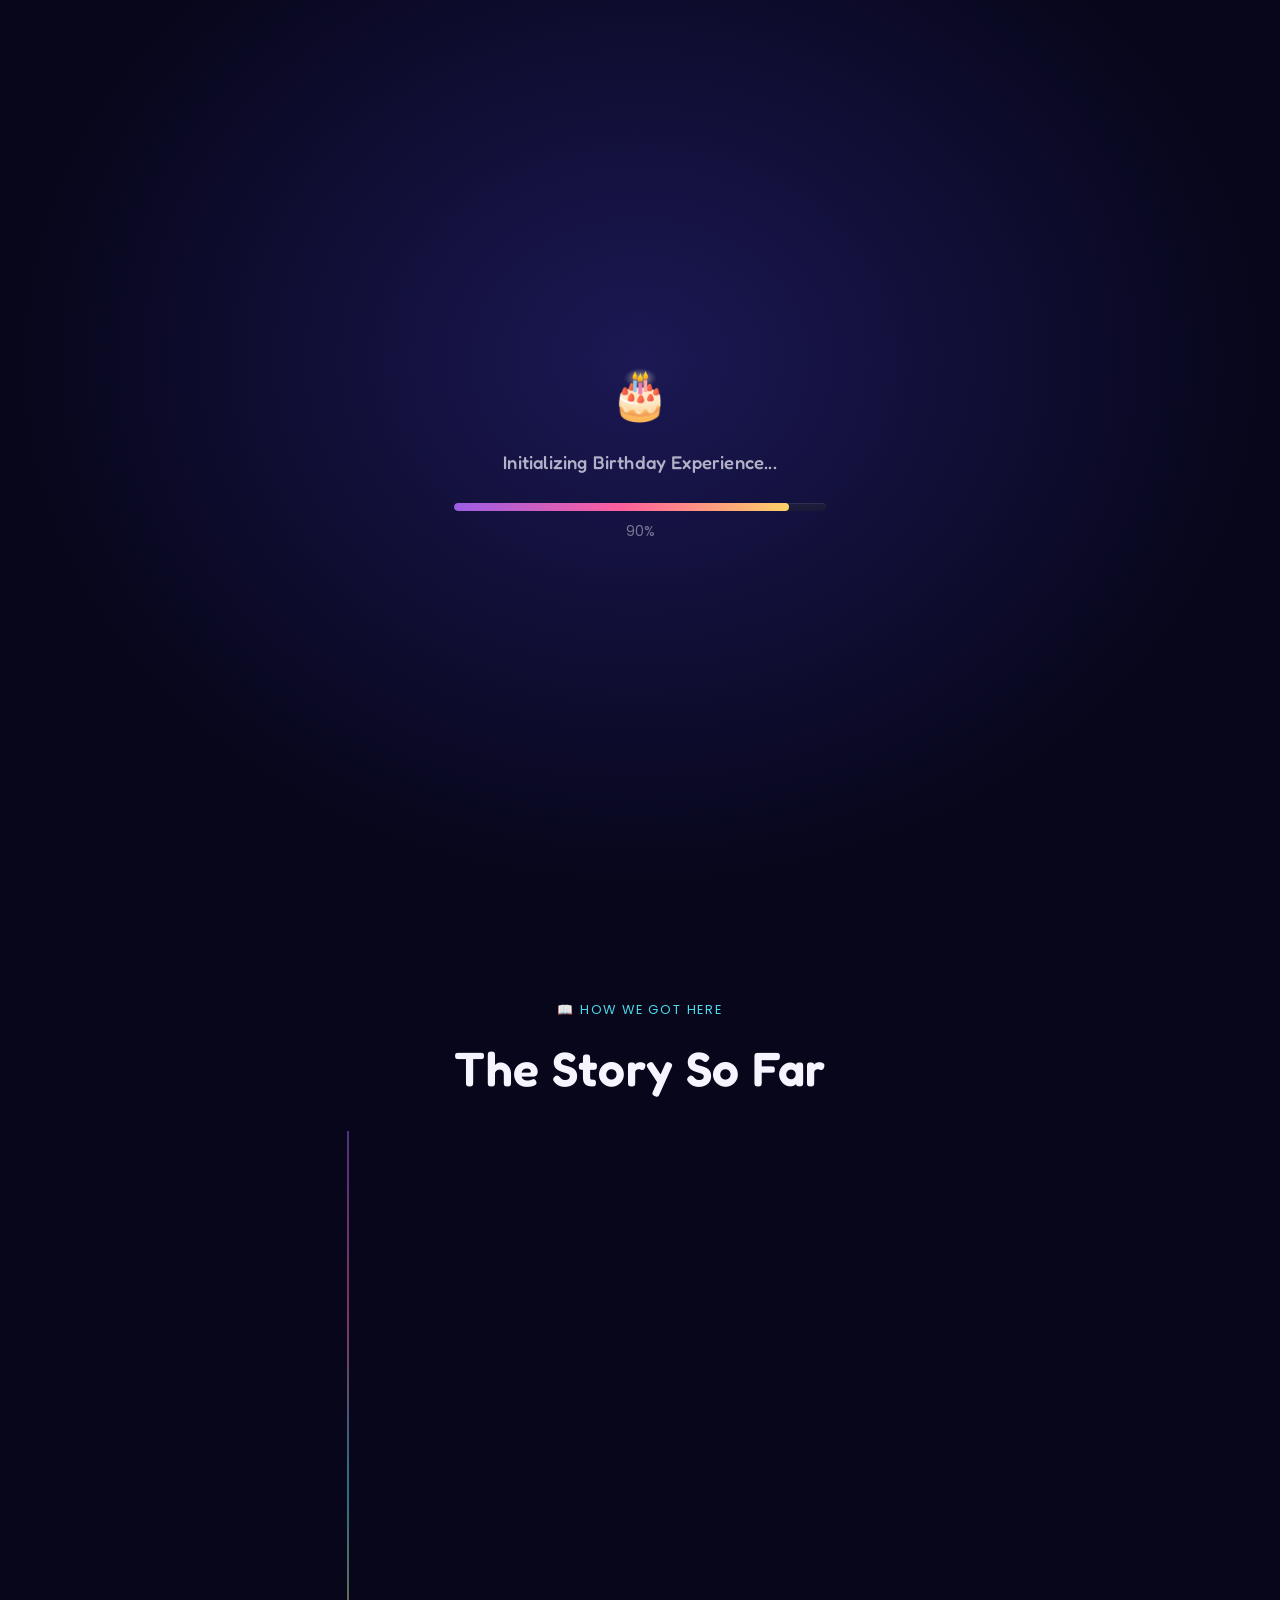
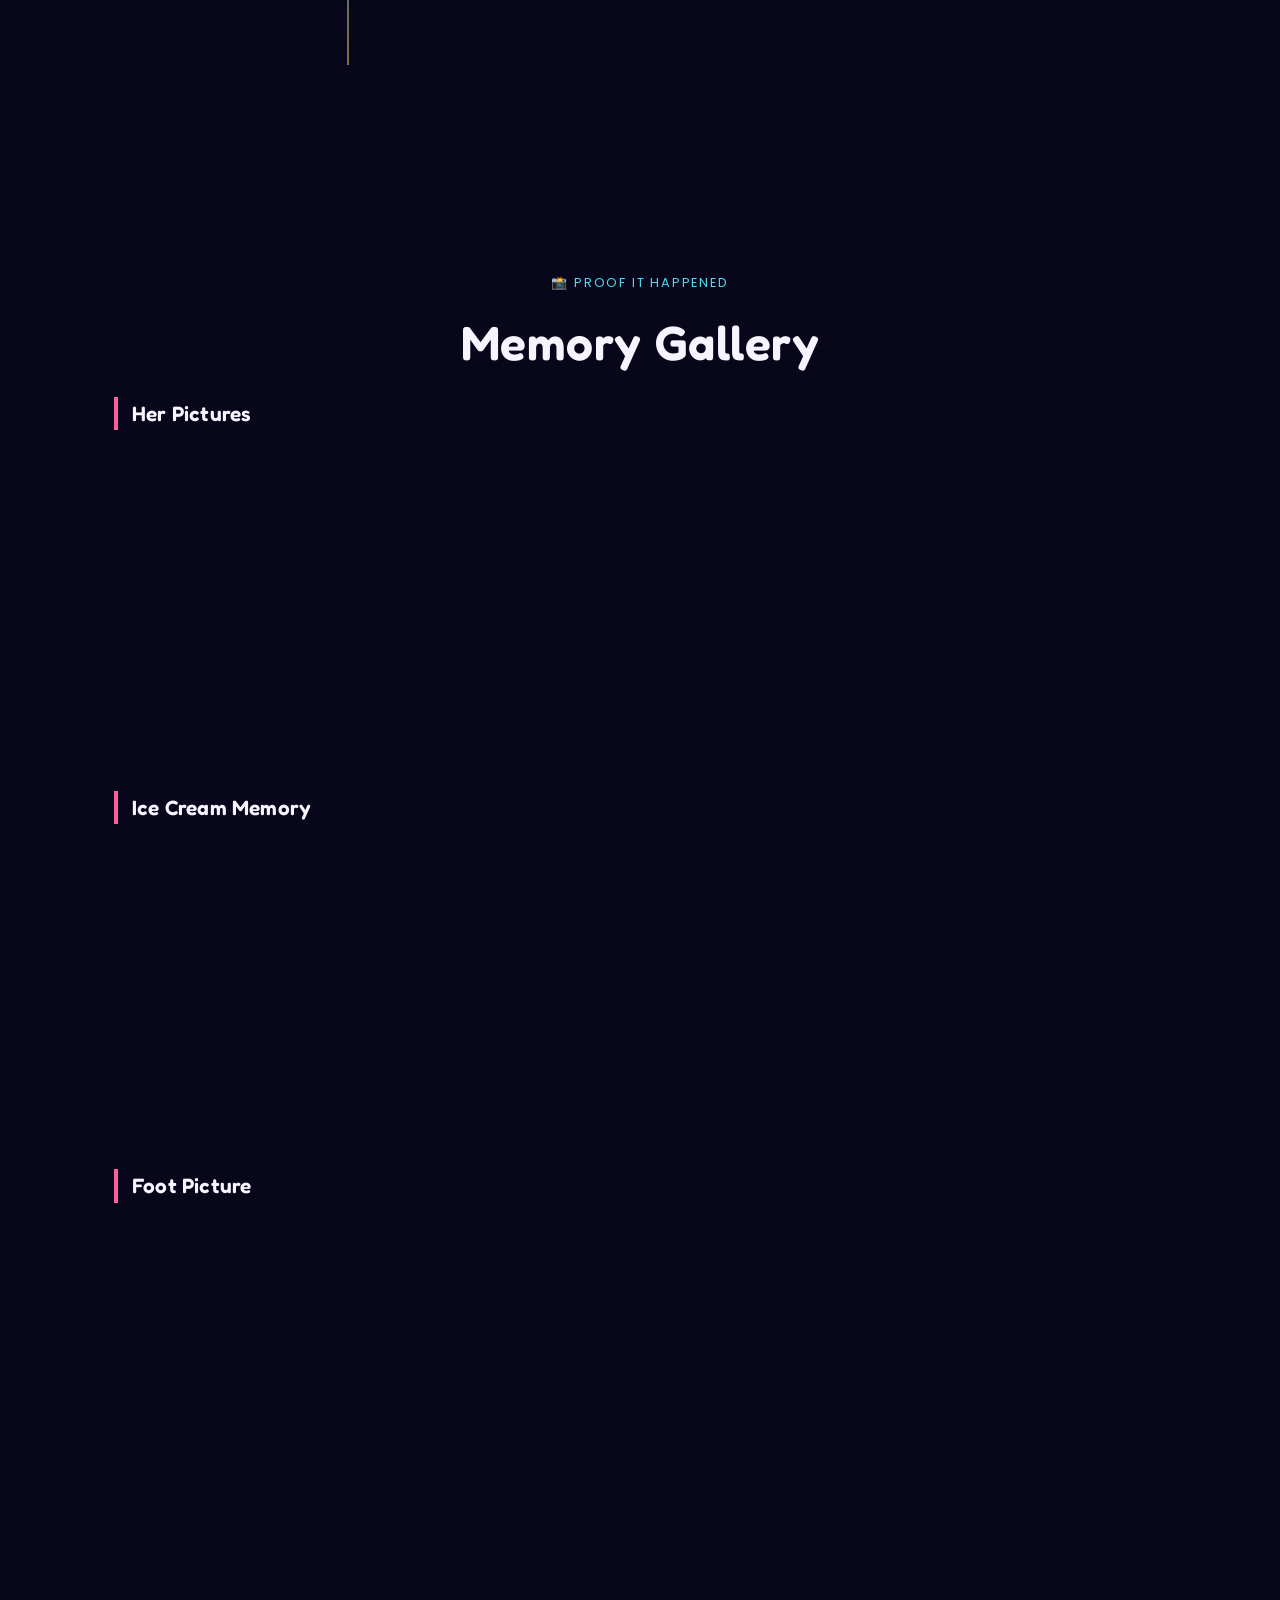
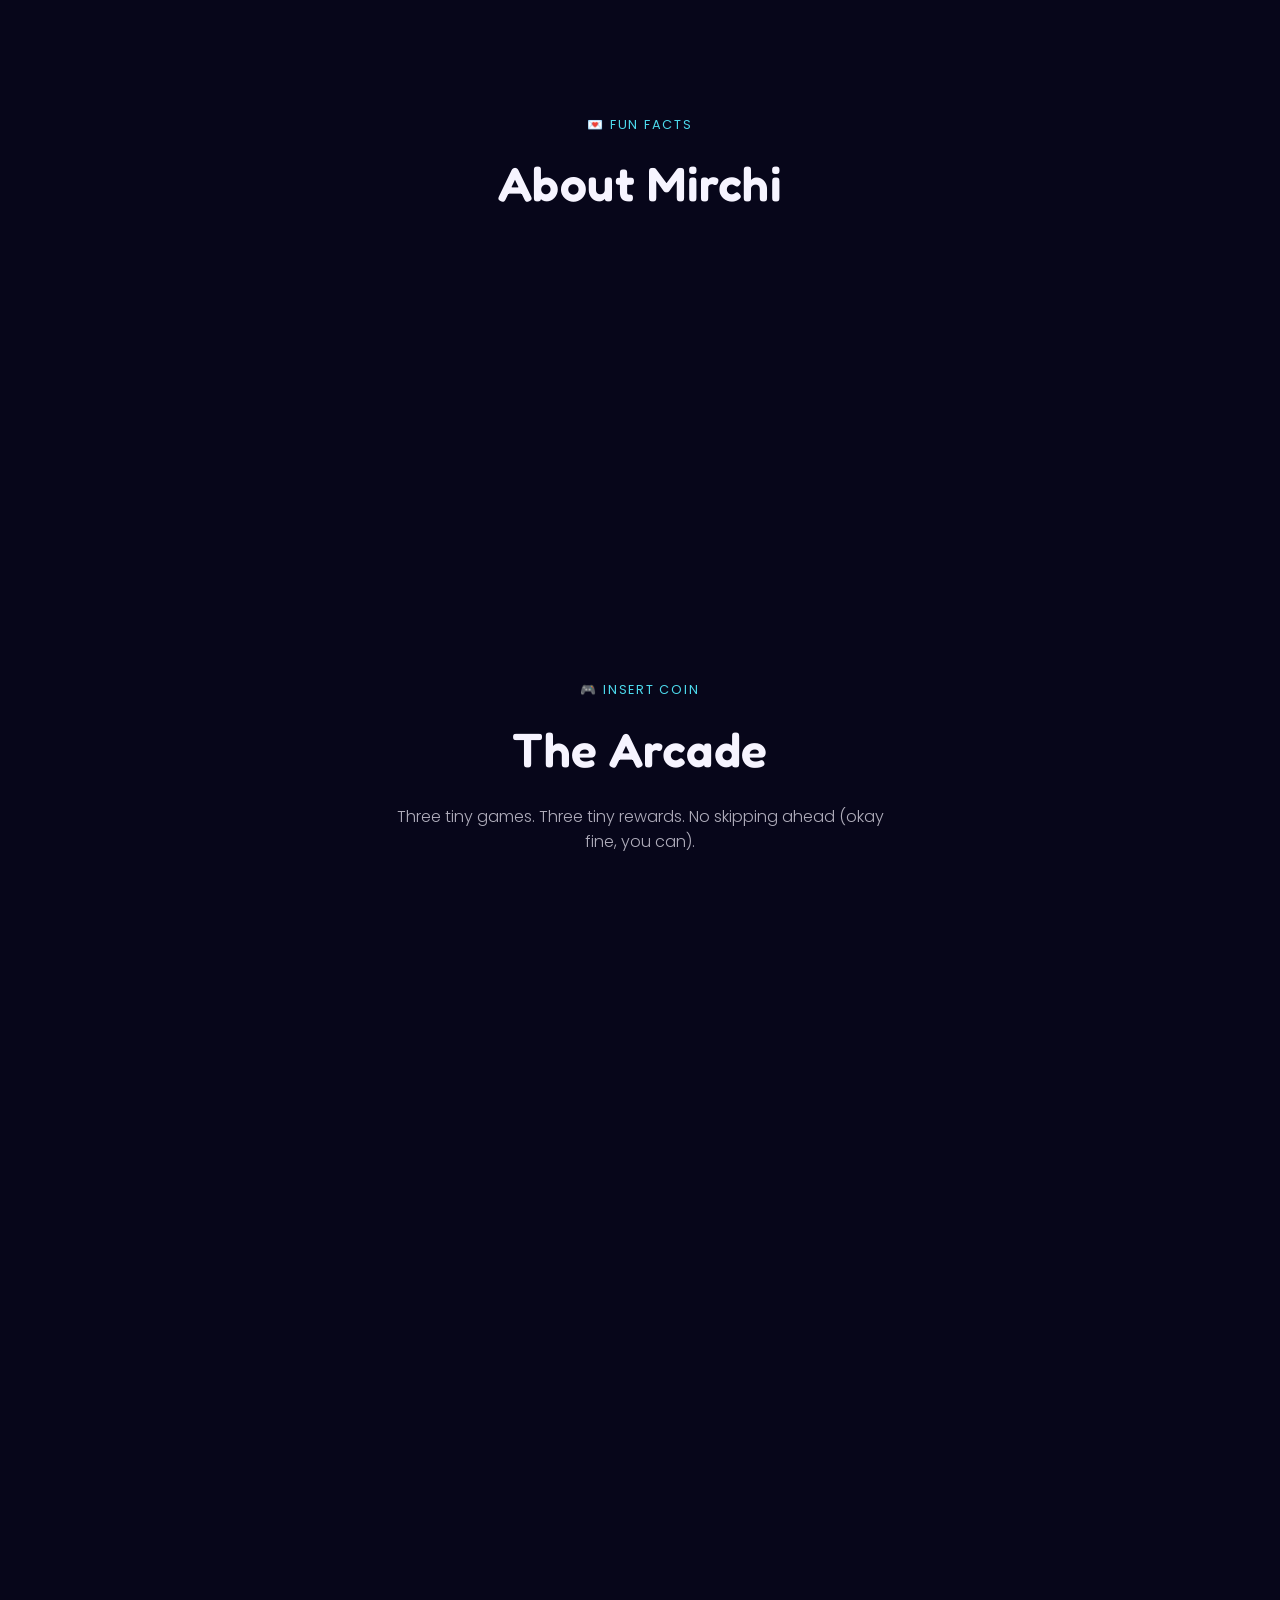
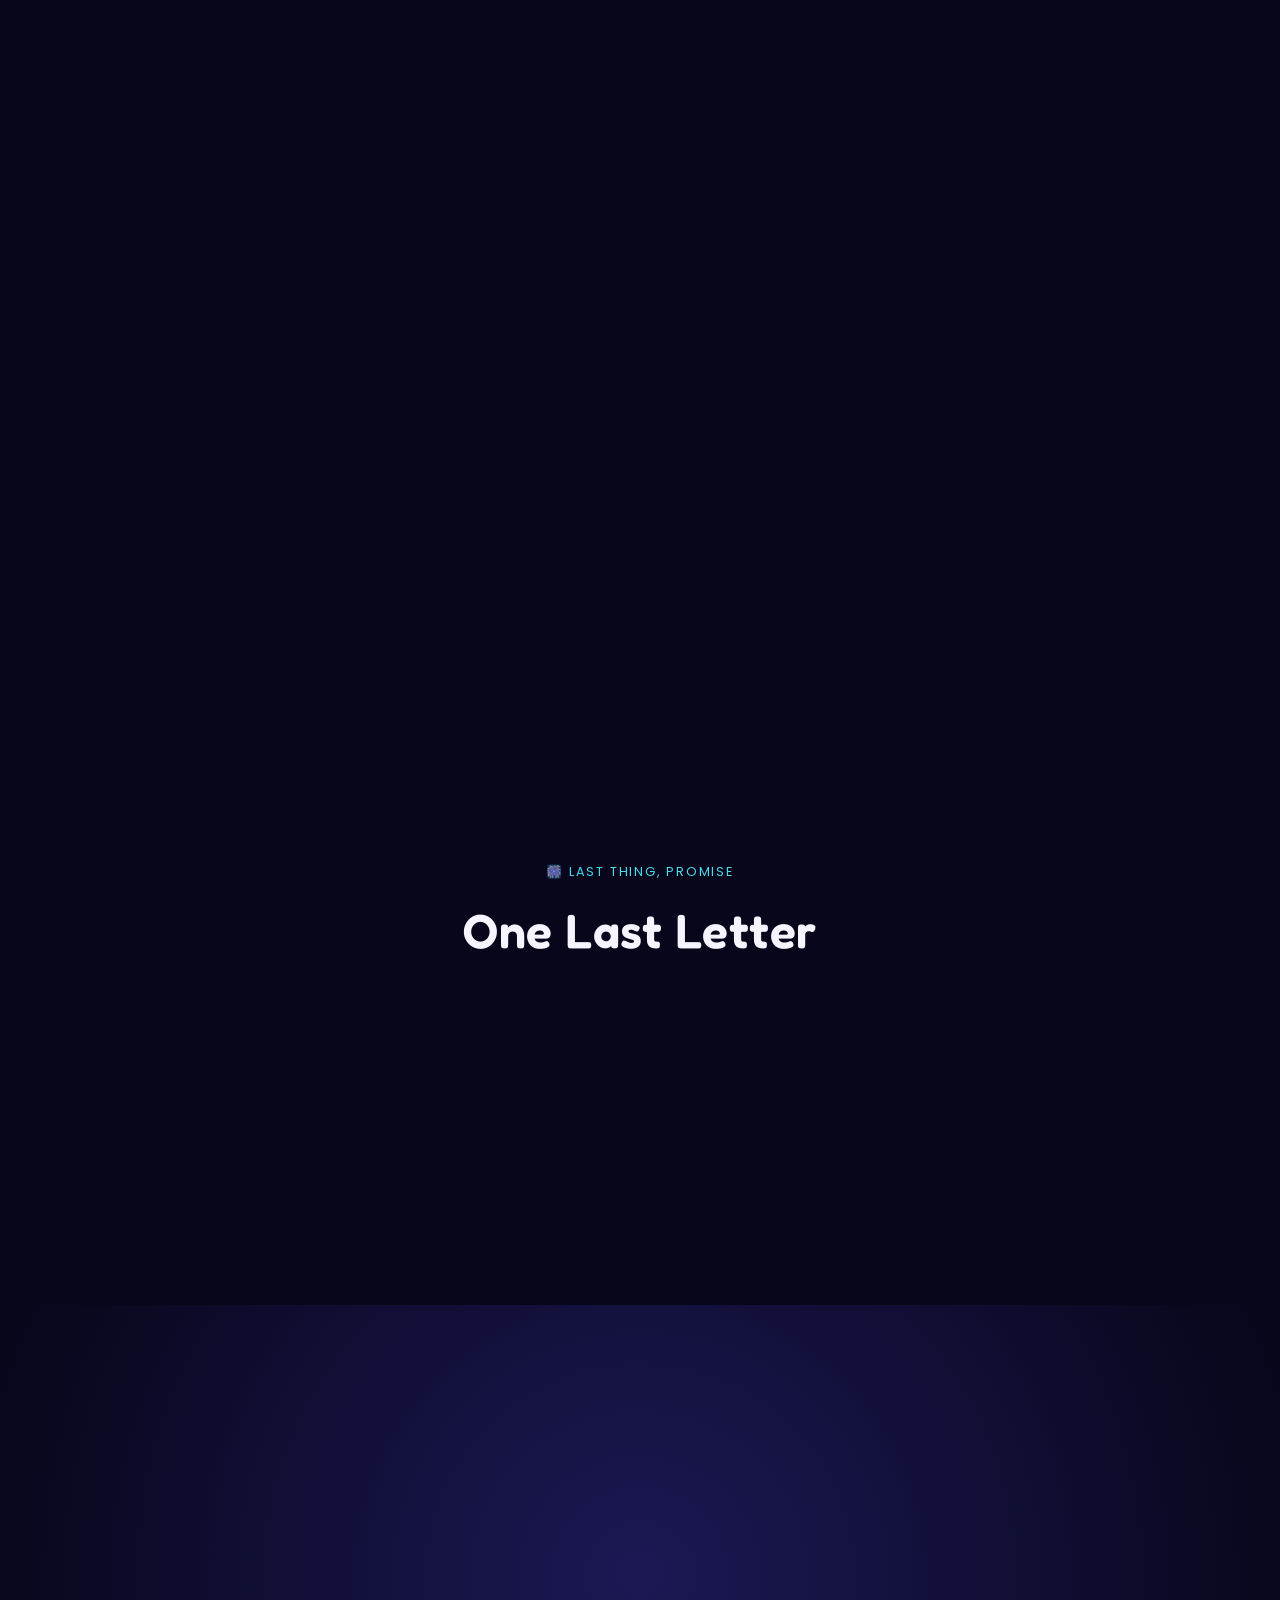
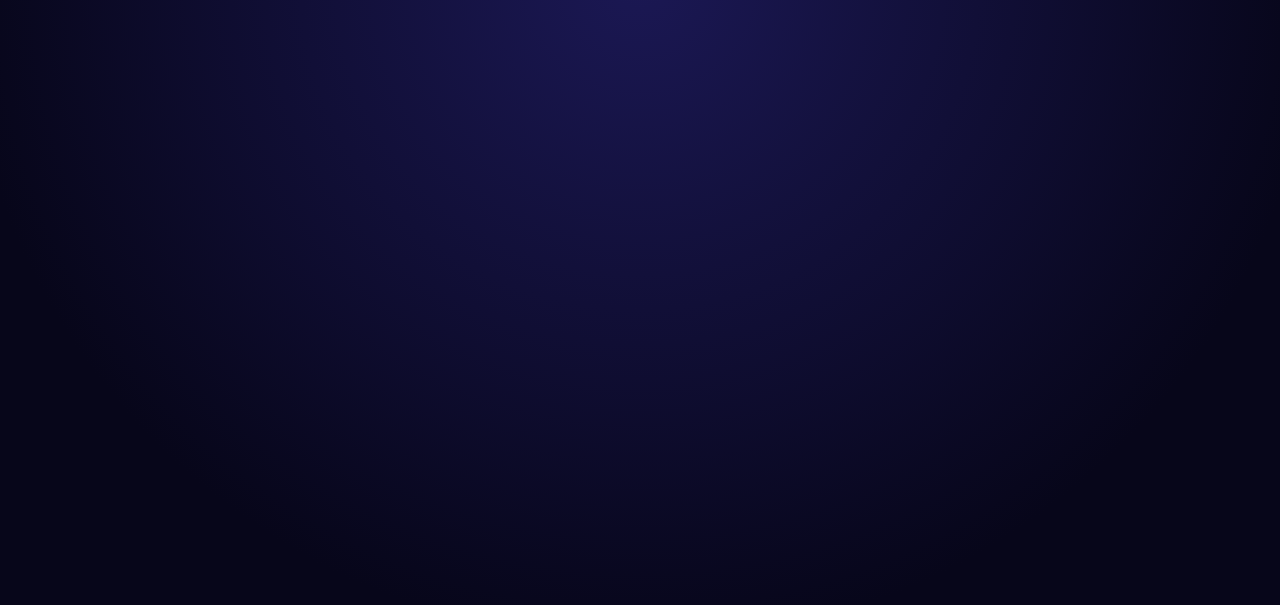
<file: index.html>
<!DOCTYPE html>
<html lang="en">
<head>
<meta charset="UTF-8">
<meta name="viewport" content="width=device-width, initial-scale=1.0, viewport-fit=cover">
<title>Happy Birthday Siya 🎉</title>
<meta name="description" content="A birthday adventure — memories, games, and one very funny surprise.">

<!-- Fonts: Fredoka (playful display) + Poppins (body/UI) -->
<link rel="preconnect" href="https://fonts.googleapis.com">
<link rel="preconnect" href="https://fonts.gstatic.com" crossorigin>
<link href="https://fonts.googleapis.com/css2?family=Fredoka:wght@400;500;600;700&family=Poppins:wght@300;400;500;600;700;800&display=swap" rel="stylesheet">

<link rel="stylesheet" href="style.css">
</head>
<body>

<!-- ============================================================
     AUDIO — background music, does not autoplay (started on Begin Journey)
     ============================================================ -->
<audio id="bg-music" loop preload="auto">
  <source src="ilahi.mp3" type="audio/mpeg">
</audio>

<!-- ============================================================
     FX CANVAS — shared layer for confetti / fireworks / particle text
     ============================================================ -->
<canvas id="fx-canvas" aria-hidden="true"></canvas>

<!-- Toast notifications (achievement unlocks etc.) -->
<div id="toast-container" aria-live="polite"></div>

<!-- ============================================================
     LOADING SCREEN
     ============================================================ -->
<div id="loading-screen">
  <div class="loading-star-field" id="loading-star-field"></div>
  <div class="loading-particles" id="loading-particles"></div>
  <div class="loading-content">
    <div class="loading-emoji">🎂</div>
    <h1 class="loading-title">Initializing Birthday Experience<span class="loading-dots"><span>.</span><span>.</span><span>.</span></span></h1>
    <div class="progress-bar-track">
      <div class="progress-bar-fill" id="progress-bar-fill"></div>
    </div>
    <p class="loading-percent" id="loading-percent">0%</p>
  </div>
</div>

<!-- ============================================================
     PERSISTENT EASTER EGGS
     ============================================================ -->
<button id="hidden-hippo" class="hidden-hippo" aria-label="???" title="">🦛</button>
<button id="easter-cake" class="easter-cake" aria-label="A curious floating cake" title="">🎂</button>

<!-- ============================================================
     FLOATING MUSIC PLAYER (revealed once journey begins)
     ============================================================ -->
<div id="music-player" class="music-player glass" aria-hidden="true">
  <div class="music-disc" id="music-disc" aria-hidden="true">💿</div>
  <button id="music-toggle" class="music-btn" aria-label="Play or pause music">
    <span id="music-icon">▶️</span>
  </button>
  <button id="music-mute" class="music-btn" aria-label="Mute or unmute music">
    <span id="mute-icon">🔊</span>
  </button>
  <input type="range" id="music-volume" class="music-volume" min="0" max="100" value="60" aria-label="Music volume">
</div>

<main id="main-content">

  <!-- ============================================================
       HERO
       ============================================================ -->
  <section id="hero" class="hero">
    <div class="hero-star-field" id="hero-star-field"></div>
    <div class="hero-balloons" id="hero-balloons"></div>

    <div class="hero-content">
      <p class="hero-eyebrow">🎉 A Birthday Adventure Is Loaded 🎉</p>
      <h1 class="hero-heading">Happy Birthday <span class="gradient-text">Siya</span></h1>
      <p class="hero-subtitle">
        This isn't just a website.<br>
        It's a collection of memories, games, laughs,<br>
        and one very funny surprise.
      </p>
      <button id="begin-journey-btn" class="btn-glow">
        <span>Begin Journey</span>
        <span class="arrow">→</span>
      </button>
    </div>

    <div class="scroll-hint" aria-hidden="true">
      <span>scroll</span>
      <div class="scroll-line"></div>
    </div>
  </section>

  <!-- ============================================================
       STORY TIMELINE
       ============================================================ -->
  <section id="timeline" class="section-block">
    <p class="section-eyebrow">📖 how we got here</p>
    <h2 class="section-title">The Story So Far</h2>

    <div class="timeline">
      <div class="timeline-rail" aria-hidden="true"></div>

      <div class="timeline-item reveal" data-index="0">
        <div class="timeline-node">🏫</div>
        <div class="timeline-card glass">
          <h3>10th Class</h3>
          <p>This was the first time I saw you.</p>
        </div>
      </div>

      <div class="timeline-item reveal" data-index="1">
        <div class="timeline-node">📚</div>
        <div class="timeline-card glass">
          <h3>11th Class</h3>
          <p>This was the year we actually started talking.</p>
        </div>
      </div>

      <div class="timeline-item reveal" data-index="2">
        <div class="timeline-node">😂</div>
        <div class="timeline-card glass">
          <h3>🍦 Ice Cream Days</h3>
          <p>from CDLU shoping complex</p>
        </div>
      </div>

      <div class="timeline-item reveal" data-index="3">
        <div class="timeline-node">🎂</div>
        <div class="timeline-card glass">
          <h3>17 July</h3>
          <p>Today is all about you.</p>
        </div>
      </div>
    </div>
  </section>

  <!-- ============================================================
       MEMORY GALLERY
       ============================================================ -->
  <section id="gallery" class="section-block">
    <p class="section-eyebrow">📸 proof it happened</p>
    <h2 class="section-title">Memory Gallery</h2>

    <!-- Category 1: Her Pictures -->
    <div class="gallery-category">
      <h3 class="gallery-category-title">Her Pictures</h3>
      <div class="gallery-grid">
        <figure class="gallery-item reveal">
          <div class="gallery-frame">
            <img src="8.jpeg" alt="A favorite picture of Siya" loading="lazy">
            <div class="img-placeholder"><span>🖼️</span><small>photo1.jpg</small></div>
          </div>
          <figcaption>One of my favorite pictures.</figcaption>
        </figure>
        <figure class="gallery-item reveal">
          <div class="gallery-frame">
            <img src="5.jpeg" alt="A picture of Siya smiling" loading="lazy">
            <div class="img-placeholder"><span>🖼️</span><small>photo2.jpg</small></div>
          </div>
          <figcaption>This smile deserved a place here.</figcaption>
        </figure>
        <figure class="gallery-item reveal">
          <div class="gallery-frame">
            <img src="4.jpeg" class="tilt" alt="A candid picture of Siya" loading="lazy">
            <div class="img-placeholder"><span>🖼️</span><small>photo3.jpg</small></div>
          </div>
          <figcaption>Still one of my favorite clicks.</figcaption>
        </figure>
        <figure class="gallery-item reveal">
          <div class="gallery-frame">
            <img src="WhatsApp Image 2026-06-30 at 18.30.54.jpeg" alt="A picture of Siya" loading="lazy">
            <div class="img-placeholder"><span>🖼️</span><small>photo4.jpg</small></div>
          </div>
          <figcaption>Couldn't leave this one out.</figcaption>
        </figure>
      </div>
    </div>

    <!-- Category 2: Ice Cream Memory -->
    <div class="gallery-category">
      <h3 class="gallery-category-title">Ice Cream Memory</h3>
      <div class="gallery-grid gallery-grid-single">
        <figure class="gallery-item reveal">
          <div class="gallery-frame">
            <img src="3.jpeg" alt="The gang getting ice cream" loading="lazy">
            <div class="img-placeholder"><span>🍦</span><small>icecream.jpg</small></div>
          </div>
          <figcaption>One ice cream.<br>One gang.<br>One good memory. 🍦</figcaption>
        </figure>
      </div>
    </div>

    <!-- Category 3: Foot Picture -->
    <div class="gallery-category">
      <h3 class="gallery-category-title">Foot Picture</h3>
      <div class="gallery-grid gallery-grid-single">
        <figure class="gallery-item reveal">
          <div class="gallery-frame">
            <img src="7.jpeg" alt="An unexplainable picture of a foot" loading="lazy">
            <div class="img-placeholder"><span>🦶</span><small>foot.jpg</small></div>
          </div>
          <figcaption>Still don't know why we clicked this...<br>But it's part of the memories now 😂</figcaption>
        </figure>
      </div>
    </div>
  </section>

  <!-- ============================================================
       MEMORY NOTES
       ============================================================ -->
  <section id="notes" class="section-block">
    <p class="section-eyebrow">💌 Fun Facts </p>
    <h2 class="section-title">About Mirchi</h2>

    <div class="notes-grid">
      <div class="note-card glass reveal">
        <span class="note-quote-mark">"</span>
        <p>😴 Professional Sleeper</p>
      </div>
      <div class="note-card glass reveal">
        <span class="note-quote-mark">"</span>
        <p>🍦 Ice Cream Approved</p>
      </div>
      <div class="note-card glass reveal">
        <span class="note-quote-mark">"</span>
        <p>😂 Always Creates Memories</p>
      </div>
      <div class="note-card glass reveal">
        <span class="note-quote-mark">"</span>
        <p>💖 One of My Favorite Humans</p>
      </div>
      <div class="note-card glass reveal">
        <span class="note-quote-mark">"</span>
        <p>Also Known As GHONGHA HIPPO</p>
      </div>
      <div class="note-card glass reveal">
        <span class="note-quote-mark">"</span>
        <p>Gets irritate easily</p>
      </div>
    </div>
  </section>

  <!-- ============================================================
       GAMES / ARCADE
       ============================================================ -->
  <section id="games" class="section-block">
    <p class="section-eyebrow">🎮 insert coin</p>
    <h2 class="section-title">The Arcade</h2>
    <p class="section-subtitle">Three tiny games. Three tiny rewards. No skipping ahead (okay fine, you can).</p>

    <!-- ---------------- GAME 1: CATCH THE CAKE ---------------- -->
    <div class="arcade-cabinet reveal" id="game-catchcake">
      <div class="cabinet-marquee">
        <span class="cabinet-number">GAME 1</span>
        <h3>🍰 Catch The Cake</h3>
      </div>
      <div class="cabinet-screen">

        <!-- Intro overlay -->
        <div class="game-overlay" id="catchcake-intro">
          <h4>Catch The Cake</h4>
          <p>Move the basket. Catch the cakes 🎂. Avoid the bombs 💣.<br>You've got 30 seconds. Go!</p>
          <button class="btn-glow small" id="catchcake-start-btn">Start Game</button>
        </div>

        <!-- Live game -->
        <div class="catchcake-hud" id="catchcake-hud" hidden>
          <span>⏱️ <b id="catchcake-timer">30</b>s</span>
          <span>🏆 <b id="catchcake-score">0</b></span>
        </div>
        <div class="catchcake-arena" id="catchcake-arena" tabindex="0" aria-label="Catch the cake game area. Use arrow keys or your pointer to move the basket." hidden>
          <div class="catchcake-basket" id="catchcake-basket">🧺</div>
        </div>

        <!-- Score screen -->
        <div class="game-overlay" id="catchcake-result" hidden>
          <h4>🏆 Level Complete!</h4>
          <p>Final score: <b id="catchcake-final-score">0</b></p>
          <p class="game-overlay-sub">Unwrapping your reward...</p>
        </div>
      </div>
    </div>

    <!-- ---------------- GAME 2: FRIENDSHIP QUIZ ---------------- -->
    <div class="arcade-cabinet reveal" id="game-quiz">
      <div class="cabinet-marquee">
        <span class="cabinet-number">GAME 2</span>
        <h3>🧠 Friendship Quiz</h3>
      </div>
      <div class="cabinet-screen">

        <div class="game-overlay" id="quiz-intro">
          <h4>Friendship Quiz</h4>
          <p>Seven questions. One friendship. Let's see how well you actually know each other.</p>
          <button class="btn-glow small" id="quiz-start-btn">Start Quiz</button>
        </div>

        <div class="quiz-hud" id="quiz-hud" hidden>
          <span>Question <b id="quiz-current">1</b>/<b id="quiz-total">7</b></span>
          <span>✅ <b id="quiz-score">0</b></span>
        </div>
        <div id="quiz-container" hidden></div>

        <div class="game-overlay" id="quiz-result" hidden>
          <h4>Quiz Complete!</h4>
          <p>You scored <b id="quiz-final-score">0</b>/7</p>
          <button class="btn-glow small" id="quiz-secret-btn">One More Question 👀</button>
        </div>

        <div id="secret-bonus-container" hidden></div>
      </div>
    </div>

    <!-- ---------------- GAME 3: FIND THE GIFT ---------------- -->
    <div class="arcade-cabinet reveal" id="game-gift">
      <div class="cabinet-marquee">
        <span class="cabinet-number">GAME 3</span>
        <h3>🎁 Find The Gift</h3>
      </div>
      <div class="cabinet-screen">

        <div class="game-overlay" id="gift-intro">
          <h4>Find The Gift</h4>
          <p>Nine gifts. One real surprise. Eight ways to be wrong. Choose carefully.</p>
          <button class="btn-glow small" id="gift-start-btn">Start Searching</button>
        </div>

        <div id="gift-grid" class="gift-grid" hidden></div>

        <div class="decrypt-overlay" id="decrypt-overlay" hidden>
          <p class="decrypt-title">🎉 Congratulations! You found the real gift.</p>
          <p class="decrypt-label">Decrypting Secret Birthday File...</p>
          <div class="decrypt-bar-track"><div class="decrypt-bar-fill" id="decrypt-bar-fill"></div></div>
          <p class="decrypt-percent" id="decrypt-percent">0%</p>
        </div>
      </div>
    </div>
  </section>

  <!-- ============================================================
       FINAL LETTER
       ============================================================ -->
  <section id="final-letter" class="section-block">
    <p class="section-eyebrow">🎆 last thing, promise</p>
    <h2 class="section-title">One Last Letter</h2>

    <div class="letter-card glass reveal">
      <p id="letter-text" class="letter-text"></p><span class="letter-cursor" id="letter-cursor">|</span>
    </div>
  </section>

  <!-- ============================================================
       FINAL ENDING
       ============================================================ -->
  <section id="final-ending" class="final-ending">
    <div class="ending-star-field" id="ending-star-field"></div>
    <div class="ending-text-dom" id="ending-text-dom">🎉 Happy Birthday Ghongha Hippo 🦛🎉</div>
    <div class="ending-credits" id="ending-credits">
      <p>sada khush rhh aur merko bhi khush rkh<br>icream khati rhh aur<br>merko bhi khilati rhh<br>aur ek hippo dhundhna h aur cake bhi website me<br>and happy birthday again with lots of love 👽👽</p>
      <p class="ending-signature">— Tiluuu</p>
    </div>
  </section>

</main>

<!-- ============================================================
     VIDEO MODAL (reusable for all reward / wrong-gift videos)
     ============================================================ -->
<div id="video-modal" class="video-modal" aria-hidden="true">
  <div class="video-modal-backdrop" id="video-modal-backdrop"></div>
  <div class="video-modal-card">
    <p class="video-modal-title" id="video-modal-title">🎉 Reward Unlocked</p>
    <div class="video-modal-frame">
      <video id="modal-video" playsinline></video>
      <div class="video-missing" id="video-missing" hidden>
        <span>🎬</span>
        <p>This video isn't in the folder yet.<br><code id="video-missing-name"></code></p>
      </div>
    </div>
    <div class="video-modal-controls">
      <button id="video-playpause" class="modal-btn" aria-label="Play or pause">⏸️</button>
      <button id="video-replay" class="modal-btn" aria-label="Replay">🔁</button>
      <button id="video-skip" class="modal-btn" aria-label="Skip">⏭️ Skip</button>
      <button id="video-continue" class="modal-btn modal-btn-primary" aria-label="Continue journey">Continue Journey →</button>
    </div>
  </div>
</div>

<!-- ============================================================
     SECRET KEYBOARD-CODE CELEBRATION OVERLAY
     ============================================================ -->
<div id="secret-celebration" class="secret-celebration" aria-hidden="true">
  <p>🎊 Secret Code Unlocked 🎊</p>
  <p class="secret-celebration-sub">You really do know her name.</p>
</div>

<script src="script.js"></script>
</body>
</html>
</file>
<file: style.css>
/* ==========================================================================
   HAPPY BIRTHDAY SIYA — STYLESHEET
   Design tokens: deep navy/black base, purple + pink + cyan + yellow accents.
   Signature element: arcade-cabinet game cards + particle text ending.
   ========================================================================== */

:root{
  /* ---- Color tokens ---- */
  --ink:        #07061a;   /* base background, near-black navy */
  --navy:       #12103a;   /* secondary surface / gradients */
  --navy-2:     #1b1854;
  --purple:     #9b5de5;
  --pink:       #ff5e9c;
  --cyan:       #4cd9ec;
  --yellow:     #ffd166;
  --white:      #f6f4ff;
  --white-dim:  rgba(246,244,255,0.7);
  --white-faint:rgba(246,244,255,0.45);

  /* ---- Glass / neumorphism ---- */
  --glass-bg:     rgba(255,255,255,0.06);
  --glass-bg-2:   rgba(255,255,255,0.09);
  --glass-border: rgba(255,255,255,0.14);
  --glass-shadow: 0 8px 32px rgba(0,0,0,0.45);
  --neu-shadow:   inset 0 1px 0 rgba(255,255,255,0.08), inset 0 -6px 14px rgba(0,0,0,0.35);

  /* ---- Type ---- */
  --font-display: 'Fredoka', system-ui, sans-serif;
  --font-body:    'Poppins', system-ui, sans-serif;

  /* ---- Layout ---- */
  --section-max: 1100px;
  --radius-lg: 28px;
  --radius-md: 18px;
  --radius-sm: 12px;

  /* ---- Motion ---- */
  --ease-out: cubic-bezier(.16,1,.3,1);
}

/* ==========================================================================
   RESET
   ========================================================================== */
*, *::before, *::after{ box-sizing: border-box; margin:0; padding:0; }

html{ scroll-behavior: smooth; }

body{
  background: var(--ink);
  color: var(--white);
  font-family: var(--font-body);
  line-height: 1.6;
  overflow-x: hidden;
  -webkit-font-smoothing: antialiased;
}

body::before{
  /* ambient background wash so pure black never feels flat */
  content:"";
  position: fixed; inset:0;
  background:
    radial-gradient(ellipse 60% 40% at 15% 0%, rgba(155,93,229,0.16), transparent 60%),
    radial-gradient(ellipse 50% 40% at 85% 20%, rgba(255,94,156,0.12), transparent 60%),
    radial-gradient(ellipse 60% 50% at 50% 100%, rgba(76,217,236,0.10), transparent 60%);
  pointer-events:none;
  z-index:0;
}
.tilt{
  transform: rotate(-90deg);
}

img{ max-width:100%; display:block; }
button{ font-family: inherit; cursor:pointer; border:none; background:none; color:inherit; }
input{ font-family: inherit; }
h1,h2,h3,h4{ font-family: var(--font-display); font-weight:600; letter-spacing: 0.01em; }
a{ color: inherit; }

::selection{ background: var(--pink); color: var(--ink); }

/* Focus visibility for keyboard nav */
button:focus-visible,
input:focus-visible,
[tabindex]:focus-visible{
  outline: 2px solid var(--cyan);
  outline-offset: 3px;
  border-radius: 6px;
}

@media (prefers-reduced-motion: reduce){
  *, *::before, *::after{
    animation-duration: 0.001ms !important;
    animation-iteration-count: 1 !important;
    transition-duration: 0.001ms !important;
    scroll-behavior: auto !important;
  }
}

/* ==========================================================================
   UTILITIES
   ========================================================================== */
.glass{
  background: var(--glass-bg);
  border: 1px solid var(--glass-border);
  backdrop-filter: blur(18px);
  -webkit-backdrop-filter: blur(18px);
  box-shadow: var(--glass-shadow);
}

.gradient-text{
  background: linear-gradient(90deg, var(--purple), var(--pink), var(--yellow));
  background-size: 200% auto;
  -webkit-background-clip: text;
  background-clip: text;
  color: transparent;
  animation: gradient-shift 6s ease-in-out infinite;
}

@keyframes gradient-shift{
  0%,100%{ background-position: 0% 50%; }
  50%{ background-position: 100% 50%; }
}

.btn-glow{
  position: relative;
  display: inline-flex;
  align-items: center;
  gap: 10px;
  padding: 18px 38px;
  font-family: var(--font-display);
  font-size: 1.1rem;
  font-weight: 600;
  color: var(--ink);
  background: linear-gradient(90deg, var(--yellow), var(--pink));
  border-radius: 999px;
  box-shadow: 0 0 0 rgba(255,94,156,0.5);
  transition: transform 0.35s var(--ease-out), box-shadow 0.35s var(--ease-out);
  animation: btn-pulse 2.6s ease-in-out infinite;
}
.btn-glow .arrow{ transition: transform 0.3s var(--ease-out); }
.btn-glow:hover{ transform: translateY(-3px) scale(1.03); }
.btn-glow:hover .arrow{ transform: translateX(6px); }
.btn-glow:active{ transform: translateY(0) scale(0.98); }
.btn-glow.small{ padding: 12px 26px; font-size: 0.95rem; animation: none; }

@keyframes btn-pulse{
  0%,100%{ box-shadow: 0 0 18px rgba(255,94,156,0.35), 0 0 0 rgba(255,209,102,0); }
  50%{ box-shadow: 0 0 32px rgba(255,94,156,0.6), 0 0 14px rgba(255,209,102,0.4); }
}

.section-block{
  position: relative;
  z-index: 1;
  max-width: var(--section-max);
  margin: 0 auto;
  padding: 100px 24px;
}

.section-eyebrow{
  font-size: 0.8rem;
  letter-spacing: 0.14em;
  text-transform: uppercase;
  color: var(--cyan);
  margin-bottom: 10px;
  text-align:center;
}

.section-title{
  font-size: clamp(2rem, 5vw, 3rem);
  text-align: center;
  margin-bottom: 16px;
}

.section-subtitle{
  text-align:center;
  color: var(--white-dim);
  max-width: 520px;
  margin: 0 auto 50px;
  font-weight:300;
}

/* Scroll-reveal targets: hidden until .in-view is toggled by JS */
.reveal{
  opacity: 0;
  transform: translateY(46px);
  transition: opacity 0.8s var(--ease-out), transform 0.8s var(--ease-out);
}
.reveal.in-view{ opacity: 1; transform: translateY(0); }

/* ==========================================================================
   FX CANVAS + TOASTS
   ========================================================================== */
#fx-canvas{
  position: fixed; inset:0;
  width:100vw; height:100vh;
  pointer-events:none;
  z-index: 9000;
}

#toast-container{
  position: fixed;
  top: 20px;
  left: 50%;
  transform: translateX(-50%);
  z-index: 9500;
  display:flex;
  flex-direction:column;
  gap:10px;
  align-items:center;
  pointer-events:none;
  width: 100%;
  padding: 0 16px;
}

.toast{
  pointer-events:auto;
  background: var(--glass-bg-2);
  border:1px solid var(--glass-border);
  backdrop-filter: blur(16px);
  color: var(--white);
  padding: 14px 22px;
  border-radius: 999px;
  font-size: 0.9rem;
  font-weight:500;
  box-shadow: var(--glass-shadow);
  animation: toast-in 0.4s var(--ease-out), toast-out 0.4s var(--ease-out) 2.6s forwards;
  max-width: 380px;
  text-align:center;
}
@keyframes toast-in{ from{ opacity:0; transform: translateY(-16px); } to{ opacity:1; transform: translateY(0); } }
@keyframes toast-out{ to{ opacity:0; transform: translateY(-16px); } }

/* ==========================================================================
   LOADING SCREEN
   ========================================================================== */
#loading-screen{
  position: fixed; inset:0;
  z-index: 10000;
  background: radial-gradient(ellipse at 50% 40%, var(--navy-2), var(--ink) 70%);
  display:flex; align-items:center; justify-content:center;
  transition: opacity 0.7s ease, visibility 0.7s ease;
  overflow:hidden;
}
#loading-screen.loaded{ opacity:0; visibility:hidden; pointer-events:none; }

.loading-star-field, .loading-particles{
  position:absolute; inset:0; pointer-events:none;
}

.loading-content{
  position:relative; z-index:2;
  text-align:center;
  padding: 0 24px;
  width: 100%;
  max-width: 420px;
}

.loading-emoji{
  font-size: 3rem;
  animation: float-bounce 2s ease-in-out infinite;
  margin-bottom: 14px;
}

.loading-title{
  font-size: 1.15rem;
  font-weight:500;
  color: var(--white-dim);
  margin-bottom: 26px;
}
.loading-dots span{ animation: dot-blink 1.4s infinite; }
.loading-dots span:nth-child(2){ animation-delay:0.2s; }
.loading-dots span:nth-child(3){ animation-delay:0.4s; }
@keyframes dot-blink{ 0%,80%,100%{ opacity:0.2; } 40%{ opacity:1; } }

.progress-bar-track{
  width:100%; height:8px;
  border-radius:999px;
  background: rgba(255,255,255,0.08);
  overflow:hidden;
  box-shadow: var(--neu-shadow);
}
.progress-bar-fill{
  height:100%; width:0%;
  border-radius:999px;
  background: linear-gradient(90deg, var(--purple), var(--pink), var(--yellow));
  transition: width 0.3s ease-out;
}
.loading-percent{
  margin-top:10px;
  font-size:0.85rem;
  color: var(--white-faint);
}

@keyframes float-bounce{
  0%,100%{ transform: translateY(0) rotate(-4deg); }
  50%{ transform: translateY(-14px) rotate(4deg); }
}

/* ==========================================================================
   AMBIENT STAR / PARTICLE FIELDS (shared look across sections)
   ========================================================================== */
.star{
  position:absolute;
  border-radius:50%;
  background: var(--white);
  animation: twinkle 3s ease-in-out infinite;
}
.star.clickable-star{ cursor:pointer; pointer-events:auto; }
.star.clickable-star:hover{ transform: scale(1.8); }

@keyframes twinkle{
  0%,100%{ opacity:0.15; transform: scale(0.8); }
  50%{ opacity:1; transform: scale(1.2); }
}

.particle-dot{
  position:absolute;
  border-radius:50%;
  opacity:0.5;
  animation: drift 6s linear infinite;
}
@keyframes drift{
  from{ transform: translateY(0); }
  to{ transform: translateY(-120px); }
}

/* ==========================================================================
   HIDDEN EASTER EGGS (persistent, floating)
   ========================================================================== */
.hidden-hippo{
  position: fixed;
  bottom: 18px;
  left: 16px;
  font-size: 1.3rem;
  opacity: 0.16;
  z-index: 500;
  transition: opacity 0.3s ease, transform 0.3s ease;
  filter: grayscale(0.6);
}
.hidden-hippo:hover{ opacity:0.9; transform: scale(1.3) rotate(-8deg); filter:none; }

.easter-cake{
  position: fixed;
  top: 90px;
  right: 14px;
  font-size: 1.4rem;
  opacity: 0.5;
  z-index: 500;
  animation: float-bounce 3.4s ease-in-out infinite;
  transition: transform 0.2s ease;
}
.easter-cake:hover{ transform: scale(1.25); }

/* ==========================================================================
   MUSIC PLAYER
   ========================================================================== */
.music-player{
  position: fixed;
  bottom: 20px;
  right: 20px;
  z-index: 800;
  display:flex;
  align-items:center;
  gap: 10px;
  padding: 10px 16px;
  border-radius: 999px;
  opacity:0;
  transform: translateY(30px) scale(0.9);
  transition: opacity 0.5s var(--ease-out), transform 0.5s var(--ease-out);
  pointer-events:none;
}
.music-player.visible{ opacity:1; transform: translateY(0) scale(1); pointer-events:auto; }

.music-disc{
  font-size: 1.4rem;
  animation: spin-slow 3.5s linear infinite;
  animation-play-state: paused;
}
.music-disc.spinning{ animation-play-state: running; }

.music-btn{
  font-size: 1.1rem;
  width: 34px; height:34px;
  border-radius:50%;
  display:flex; align-items:center; justify-content:center;
  background: rgba(255,255,255,0.08);
  transition: background 0.2s ease, transform 0.2s ease;
}
.music-btn:hover{ background: rgba(255,255,255,0.18); transform: scale(1.08); }

.music-volume{
  width: 70px;
  accent-color: var(--pink);
}

@keyframes spin-slow{ from{ transform: rotate(0); } to{ transform: rotate(360deg); } }

@media (max-width: 560px){
  .music-player{ right: 12px; bottom: 12px; padding: 8px 12px; gap:6px; }
  .music-volume{ width: 50px; }
}

/* ==========================================================================
   HERO
   ========================================================================== */
.hero{
  position: relative;
  min-height: 100svh;
  display:flex; align-items:center; justify-content:center;
  text-align:center;
  overflow:hidden;
  padding: 24px;
}

.hero-star-field, .hero-balloons{
  position:absolute; inset:0; pointer-events:none; z-index:0;
}

.hero-balloon{
  position:absolute;
  bottom:-120px;
  font-size: 2.4rem;
  animation-name: balloon-rise;
  animation-timing-function: ease-in-out;
  animation-iteration-count: infinite;
  opacity:0.85;
}
@keyframes balloon-rise{
  0%{ transform: translateY(0) translateX(0) rotate(-4deg); }
  50%{ transform: translateY(-55vh) translateX(20px) rotate(4deg); }
  100%{ transform: translateY(-115vh) translateX(-10px) rotate(-4deg); }
}

.hero-content{
  position:relative; z-index:2;
  max-width: 680px;
}

.hero-eyebrow{
  font-size:0.85rem;
  letter-spacing:0.14em;
  text-transform:uppercase;
  color: var(--yellow);
  margin-bottom: 18px;
  animation: fade-in-up 0.9s var(--ease-out) both;
}

.hero-heading{
  font-size: clamp(2.4rem, 8vw, 4.6rem);
  line-height:1.05;
  margin-bottom: 22px;
  animation: fade-in-up 0.9s var(--ease-out) 0.1s both;
}

.hero-subtitle{
  font-size: clamp(1rem, 2.2vw, 1.2rem);
  color: var(--white-dim);
  font-weight:300;
  margin-bottom: 40px;
  animation: fade-in-up 0.9s var(--ease-out) 0.2s both;
}

#begin-journey-btn{ animation: fade-in-up 0.9s var(--ease-out) 0.35s both, btn-pulse 2.6s ease-in-out 1.3s infinite; }

@keyframes fade-in-up{
  from{ opacity:0; transform: translateY(24px); }
  to{ opacity:1; transform: translateY(0); }
}

.scroll-hint{
  position:absolute;
  bottom: 28px; left:50%;
  transform: translateX(-50%);
  display:flex; flex-direction:column; align-items:center; gap:8px;
  font-size:0.7rem;
  letter-spacing:0.16em;
  text-transform:uppercase;
  color: var(--white-faint);
  z-index:2;
}
.scroll-line{
  width:1px; height:34px;
  background: linear-gradient(var(--white-faint), transparent);
  animation: scroll-line-move 1.8s ease-in-out infinite;
}
@keyframes scroll-line-move{
  0%{ transform: scaleY(0); transform-origin: top; opacity:0; }
  40%{ transform: scaleY(1); transform-origin: top; opacity:1; }
  60%{ transform: scaleY(1); transform-origin: bottom; opacity:1; }
  100%{ transform: scaleY(0); transform-origin: bottom; opacity:0; }
}

/* ==========================================================================
   TIMELINE
   ========================================================================== */
.timeline{ position:relative; max-width: 640px; margin: 0 auto; padding-left: 8px; }

.timeline-rail{
  position:absolute; left: 27px; top:8px; bottom:8px; width:2px;
  background: linear-gradient(var(--purple), var(--pink), var(--cyan), var(--yellow));
  opacity:0.5;
}

.timeline-item{
  position:relative;
  display:flex; gap:22px;
  margin-bottom: 46px;
}
.timeline-item:last-child{ margin-bottom:0; }

.timeline-node{
  flex-shrink:0;
  width:56px; height:56px;
  border-radius:50%;
  display:flex; align-items:center; justify-content:center;
  font-size:1.5rem;
  background: linear-gradient(135deg, var(--navy-2), var(--navy));
  border: 1px solid var(--glass-border);
  box-shadow: 0 0 20px rgba(155,93,229,0.35);
  z-index:1;
}

.timeline-card{
  padding: 20px 24px;
  border-radius: var(--radius-md);
  flex:1;
}
.timeline-card h3{ margin-bottom:6px; font-size:1.15rem; }
.timeline-card p{ color: var(--white-dim); font-weight:300; }

/* ==========================================================================
   GALLERY
   ========================================================================== */
.gallery-category{ margin-bottom: 56px; }
.gallery-category:last-child{ margin-bottom:0; }

.gallery-category-title{
  font-size:1.3rem;
  margin-bottom:22px;
  padding-left:4px;
  border-left: 4px solid var(--pink);
  padding-left:14px;
}

.gallery-grid{
  display:grid;
  grid-template-columns: repeat(auto-fit, minmax(160px, 1fr));
  gap: 20px;
}
.gallery-grid-single{ grid-template-columns: minmax(220px, 360px); justify-content:center; }

.gallery-item figcaption{
  text-align:center;
  margin-top:12px;
  color: var(--white-dim);
  font-size:0.9rem;
  font-weight:300;
}

.gallery-frame{
  position:relative;
  aspect-ratio: 1 / 1;
  border-radius: var(--radius-md);
  overflow:hidden;
  border: 1px solid var(--glass-border);
  background: var(--glass-bg);
  box-shadow: var(--glass-shadow);
  transition: transform 0.45s var(--ease-out), box-shadow 0.45s var(--ease-out);
}
.gallery-grid-single .gallery-frame{ aspect-ratio: 4/3; }

.gallery-frame img{
  width:100%; height:100%; object-fit:cover;
  transition: transform 0.6s var(--ease-out), filter 0.6s var(--ease-out);
}

.gallery-item:hover .gallery-frame{
  transform: translateY(-8px) rotate(-1deg);
  box-shadow: 0 18px 40px rgba(155,93,229,0.35);
}
.gallery-item:hover .gallery-frame img{ transform: scale(1.08); }

.img-placeholder{
  position:absolute; inset:0;
  display:none;
  flex-direction:column; align-items:center; justify-content:center; gap:8px;
  background: linear-gradient(135deg, var(--navy-2), var(--navy));
  color: var(--white-faint);
  text-align:center;
}
.img-placeholder span{ font-size:2rem; }
.img-placeholder small{ font-size:0.7rem; letter-spacing:0.05em; }
.gallery-frame.img-error img{ display:none; }
.gallery-frame.img-error .img-placeholder{ display:flex; }

/* ==========================================================================
   MEMORY NOTES
   ========================================================================== */
.notes-grid{
  display:grid;
  grid-template-columns: repeat(auto-fit, minmax(220px, 1fr));
  gap: 22px;
}

.note-card{
  position:relative;
  padding: 30px 26px 26px;
  border-radius: var(--radius-md);
  animation: gentle-float 5s ease-in-out infinite;
  transition: transform 0.35s var(--ease-out), border-color 0.35s ease;
}
.note-card:nth-child(2){ animation-delay: -1.2s; }
.note-card:nth-child(3){ animation-delay: -2.4s; }
.note-card:nth-child(4){ animation-delay: -3.6s; }

.note-card:hover{ transform: translateY(-10px) scale(1.02); border-color: var(--pink); }

.note-quote-mark{
  position:absolute; top:6px; left:16px;
  font-family: var(--font-display);
  font-size:3rem;
  color: var(--pink);
  opacity:0.4;
  line-height:1;
}
.note-card p{ font-weight:400; font-size:1.02rem; }

@keyframes gentle-float{
  0%,100%{ transform: translateY(0); }
  50%{ transform: translateY(-10px); }
}

/* ==========================================================================
   ARCADE CABINETS (signature element)
   ========================================================================== */
.arcade-cabinet{
  max-width: 640px;
  margin: 0 auto 60px;
  border-radius: var(--radius-lg);
  background: linear-gradient(180deg, rgba(255,255,255,0.04), rgba(255,255,255,0.01));
  border: 1px solid var(--glass-border);
  box-shadow: var(--glass-shadow);
  overflow:hidden;
}
.arcade-cabinet:last-child{ margin-bottom:0; }

.cabinet-marquee{
  display:flex; align-items:baseline; gap:12px;
  padding: 18px 26px;
  background: linear-gradient(90deg, rgba(155,93,229,0.25), rgba(255,94,156,0.2));
  border-bottom: 1px solid var(--glass-border);
}
.cabinet-number{
  font-size:0.7rem;
  letter-spacing:0.14em;
  color: var(--yellow);
  font-weight:600;
}
.cabinet-marquee h3{ font-size:1.3rem; }

.cabinet-screen{
  position:relative;
  min-height: 340px;
  padding: 26px;
  background:
    repeating-linear-gradient(0deg, rgba(0,0,0,0.12) 0px, rgba(0,0,0,0.12) 1px, transparent 1px, transparent 3px),
    radial-gradient(ellipse at 50% 0%, rgba(76,217,236,0.06), transparent 60%),
    var(--ink);
  display:flex; align-items:center; justify-content:center;
}

.game-overlay{
  text-align:center;
  max-width: 420px;
  padding: 20px;
}
.game-overlay h4{ font-size:1.4rem; margin-bottom:12px; }
.game-overlay p{ color: var(--white-dim); font-weight:300; margin-bottom:20px; }
.game-overlay-sub{ font-size:0.85rem; color: var(--white-faint) !important; margin-bottom:0 !important; }
.game-overlay[hidden]{ display:none; }

/* ---- Game 1: Catch the Cake ---- */
.catchcake-hud{
  position:absolute; top:14px; left:14px; right:14px;
  display:flex; justify-content:space-between;
  font-size:0.95rem;
  z-index:3;
  color: var(--white);
}
.catchcake-hud[hidden]{ display:none; }

.catchcake-arena{
  position:relative;
  width:100%; height:340px;
  overflow:hidden;
  border-radius: var(--radius-sm);
  cursor: none;
}
.catchcake-arena[hidden]{ display:none; }

.catchcake-basket{
  position:absolute;
  bottom: 6px;
  left: 50%;
  width:64px; height:50px;
  font-size:2.4rem;
  line-height:1;
  transform: translateX(-50%);
  transition: left 0.05s linear;
  z-index:2;
  filter: drop-shadow(0 6px 10px rgba(0,0,0,0.4));
}

.falling-item{
  position:absolute;
  top:-40px;
  font-size:1.9rem;
  transform: translateX(-50%);
  pointer-events:none;
  filter: drop-shadow(0 4px 8px rgba(0,0,0,0.35));
}
.falling-item.falling{ animation: fall linear forwards; }
@keyframes fall{ to{ top: 106%; } }

.catchcake-arena.flash-good{ animation: flash-good 0.3s ease; }
.catchcake-arena.flash-bad{ animation: flash-bad 0.3s ease; }
@keyframes flash-good{ 0%{ box-shadow: inset 0 0 60px rgba(255,209,102,0.5); } 100%{ box-shadow: inset 0 0 0 rgba(255,209,102,0); } }
@keyframes flash-bad{ 0%{ box-shadow: inset 0 0 60px rgba(255,60,60,0.55); } 100%{ box-shadow: inset 0 0 0 rgba(255,60,60,0); } }

/* ---- Game 2: Quiz ---- */
.quiz-hud{
  position:absolute; top:14px; left:14px; right:14px;
  display:flex; justify-content:space-between;
  font-size:0.85rem; color: var(--white-dim);
}
.quiz-hud[hidden]{ display:none; }

#quiz-container, #secret-bonus-container{ width:100%; max-width: 480px; text-align:center; }
#quiz-container[hidden], #secret-bonus-container[hidden]{ display:none; }

.quiz-question{ font-size:1.2rem; margin-bottom:24px; font-family: var(--font-display); font-weight:500; }

.quiz-options{
  display:grid;
  grid-template-columns: 1fr 1fr;
  gap: 12px;
}
@media (max-width:480px){ .quiz-options{ grid-template-columns: 1fr; } }

.quiz-option{
  padding: 14px 16px;
  border-radius: var(--radius-sm);
  background: var(--glass-bg);
  border: 1px solid var(--glass-border);
  transition: transform 0.2s ease, border-color 0.2s ease, background 0.2s ease;
  font-size:0.95rem;
}
.quiz-option:hover:not(:disabled){ transform: translateY(-3px); border-color: var(--cyan); }
.quiz-option:disabled{ cursor:default; }
.quiz-option.correct{ background: rgba(76, 236, 140, 0.18); border-color:#4cec8c; }
.quiz-option.wrong{ background: rgba(255,80,80,0.18); border-color:#ff5050; animation: shake 0.4s ease; }

@keyframes shake{
  0%,100%{ transform: translateX(0); }
  25%{ transform: translateX(-6px); }
  75%{ transform: translateX(6px); }
}

.quiz-feedback{
  margin-top:18px;
  font-size:0.95rem;
  min-height:1.4em;
  color: var(--yellow);
  font-weight:500;
}

/* ---- Game 3: Find the Gift ---- */
.gift-grid{
  display:grid;
  grid-template-columns: repeat(3, 1fr);
  gap: 14px;
  width:100%;
  max-width: 380px;
}
.gift-grid[hidden]{ display:none; }

.gift-box{
  aspect-ratio: 1/1;
  border-radius: var(--radius-sm);
  background: linear-gradient(135deg, var(--navy-2), var(--navy));
  border: 1px solid var(--glass-border);
  font-size: 2.1rem;
  display:flex; align-items:center; justify-content:center;
  transition: transform 0.25s var(--ease-out), box-shadow 0.25s ease;
}
.gift-box:hover:not(.opened){ transform: translateY(-4px) scale(1.04); box-shadow: 0 10px 26px rgba(155,93,229,0.4); }
.gift-box.opened{ opacity:0.35; cursor:default; transform:none; }
.gift-box.opened:hover{ transform:none; box-shadow:none; }
.gift-box.correct-glow{
  opacity:1;
  border-color: var(--yellow);
  box-shadow: 0 0 30px rgba(255,209,102,0.75);
  animation: correct-pulse 1s ease-in-out infinite;
}
@keyframes correct-pulse{
  0%,100%{ box-shadow: 0 0 20px rgba(255,209,102,0.5); }
  50%{ box-shadow: 0 0 40px rgba(255,209,102,0.9); }
}

.decrypt-overlay{ text-align:center; max-width:420px; }
.decrypt-overlay[hidden]{ display:none; }
.decrypt-title{ font-size:1.15rem; margin-bottom:14px; }
.decrypt-label{
  font-family:'Courier New', monospace;
  color: var(--cyan);
  font-size:0.85rem;
  margin-bottom:14px;
  letter-spacing:0.03em;
}
.decrypt-bar-track{
  width:100%; height:10px; border-radius:999px;
  background: rgba(255,255,255,0.08);
  overflow:hidden;
  box-shadow: var(--neu-shadow);
}
.decrypt-bar-fill{
  height:100%; width:0%;
  background: linear-gradient(90deg, var(--cyan), var(--purple));
  transition: width 0.4s ease-out;
}
.decrypt-percent{
  margin-top:10px;
  font-family:'Courier New', monospace;
  color: var(--white-faint);
  font-size:0.85rem;
}

/* ==========================================================================
   VIDEO MODAL
   ========================================================================== */
.video-modal{
  position: fixed; inset:0;
  z-index: 9800;
  display:flex; align-items:center; justify-content:center;
  padding: 20px;
  opacity:0; visibility:hidden;
  transition: opacity 0.4s ease, visibility 0.4s ease;
}
.video-modal.open{ opacity:1; visibility:visible; }

.video-modal-backdrop{
  position:absolute; inset:0;
  background: rgba(5,4,18,0.82);
  backdrop-filter: blur(10px);
  -webkit-backdrop-filter: blur(10px);
}

.video-modal-card{
  position:relative;
  z-index:2;
  width:100%; max-width: 560px;
  background: linear-gradient(180deg, rgba(20,16,50,0.9), rgba(10,8,28,0.92));
  border: 1px solid var(--glass-border);
  border-radius: var(--radius-lg);
  padding: 22px;
  box-shadow: 0 30px 80px rgba(0,0,0,0.6);
  transform: scale(0.85) translateY(30px);
  opacity:0;
  transition: transform 0.45s var(--ease-out), opacity 0.45s var(--ease-out);
}
.video-modal.open .video-modal-card{ transform: scale(1) translateY(0); opacity:1; }

.video-modal-title{
  text-align:center;
  font-family: var(--font-display);
  font-size:1.2rem;
  margin-bottom:16px;
}

.video-modal-frame{
  position:relative;
  width:100%;
  aspect-ratio: 16/9;
  border-radius: var(--radius-md);
  overflow:hidden;
  background:#000;
}
.video-modal-frame video{ width:100%; height:100%; object-fit:contain; background:#000; }

.video-missing{
  position:absolute; inset:0;
  display:none;
  flex-direction:column; align-items:center; justify-content:center; gap:10px;
  background: linear-gradient(135deg, var(--navy-2), var(--navy));
  text-align:center;
  padding: 20px;
}
.video-missing[hidden]{ display:none !important; }
.video-missing:not([hidden]){ display:flex; }
.video-missing span{ font-size:2.4rem; }
.video-missing p{ color: var(--white-dim); font-size:0.85rem; }
.video-missing code{ color: var(--yellow); font-size:0.8rem; }

.video-modal-controls{
  display:flex; flex-wrap:wrap;
  gap:10px;
  justify-content:center;
  margin-top:18px;
}
.modal-btn{
  padding: 10px 18px;
  border-radius: 999px;
  background: var(--glass-bg);
  border: 1px solid var(--glass-border);
  font-size:0.85rem;
  transition: transform 0.2s ease, background 0.2s ease;
}
.modal-btn:hover{ transform: translateY(-2px); background: var(--glass-bg-2); }
.modal-btn-primary{
  background: linear-gradient(90deg, var(--yellow), var(--pink));
  color: var(--ink);
  font-weight:600;
  border:none;
}

/* ==========================================================================
   FINAL LETTER
   ========================================================================== */
.letter-card{
  max-width: 620px;
  margin: 0 auto;
  padding: 42px 36px;
  border-radius: var(--radius-lg);
  font-size: 1.05rem;
  line-height:1.85;
  font-weight:300;
  min-height: 220px;
}
.letter-text{ display:inline; white-space:pre-wrap; }
.letter-cursor{
  display:inline-block;
  color: var(--pink);
  animation: blink-cursor 0.9s steps(1) infinite;
  font-weight:300;
}
.letter-cursor.done{ display:none; }
@keyframes blink-cursor{ 50%{ opacity:0; } }

/* ==========================================================================
   FINAL ENDING
   ========================================================================== */
.final-ending{
  position:relative;
  min-height: 100svh;
  display:flex; flex-direction:column; align-items:center; justify-content:center;
  text-align:center;
  overflow:hidden;
  background: radial-gradient(ellipse at 50% 30%, var(--navy-2), var(--ink) 75%);
  padding: 40px 24px;
}

.ending-star-field{ position:absolute; inset:0; pointer-events:none; }

.ending-text-dom{
  position:relative; z-index:2;
  font-family: var(--font-display);
  font-size: clamp(1.5rem, 5vw, 2.6rem);
  font-weight:600;
  max-width: 720px;
  opacity:0;
  transform: scale(0.9);
  transition: opacity 1.1s var(--ease-out), transform 1.1s var(--ease-out);
}
.ending-text-dom.show{ opacity:1; transform: scale(1); }
.ending-text-dom.hide{ opacity:0; transform: scale(1.05); }

.ending-credits{
  position:relative; z-index:2;
  margin-top: 30px;
  color: var(--white-faint);
  font-weight:300;
  font-size:0.9rem;
  opacity:0;
  transform: translateY(16px);
  transition: opacity 1s var(--ease-out), transform 1s var(--ease-out);
}
.ending-credits.show{ opacity:1; transform: translateY(0); }
.ending-signature{ margin-top:10px; color: var(--pink); font-family: var(--font-display); }

/* ==========================================================================
   SECRET KEYBOARD-CODE CELEBRATION
   ========================================================================== */
.secret-celebration{
  position: fixed; inset:0;
  z-index: 9700;
  display:flex; flex-direction:column; align-items:center; justify-content:center;
  text-align:center;
  background: rgba(5,4,18,0.55);
  backdrop-filter: blur(6px);
  opacity:0; visibility:hidden;
  transition: opacity 0.5s ease, visibility 0.5s ease;
}
.secret-celebration.show{ opacity:1; visibility:visible; }
.secret-celebration p{
  font-family: var(--font-display);
  font-size: clamp(1.6rem, 6vw, 2.6rem);
  background: linear-gradient(90deg, var(--purple), var(--pink), var(--yellow));
  -webkit-background-clip:text; background-clip:text; color:transparent;
}
.secret-celebration-sub{
  font-family: var(--font-body) !important;
  font-size:1rem !important;
  color: var(--white-dim) !important;
  -webkit-text-fill-color: var(--white-dim);
  margin-top:10px;
}

/* ==========================================================================
   RESPONSIVE
   ========================================================================== */
@media (max-width: 720px){
  .section-block{ padding: 70px 18px; }
  .timeline-rail{ left:23px; }
  .timeline-node{ width:46px; height:46px; font-size:1.2rem; }
  .cabinet-screen{ padding: 18px; min-height: 300px; }
  .catchcake-arena{ height: 300px; }
  .gift-grid{ max-width: 320px; }
}

@media (min-width: 900px){
  .gallery-grid{ grid-template-columns: repeat(4, 1fr); }
}
</file>
